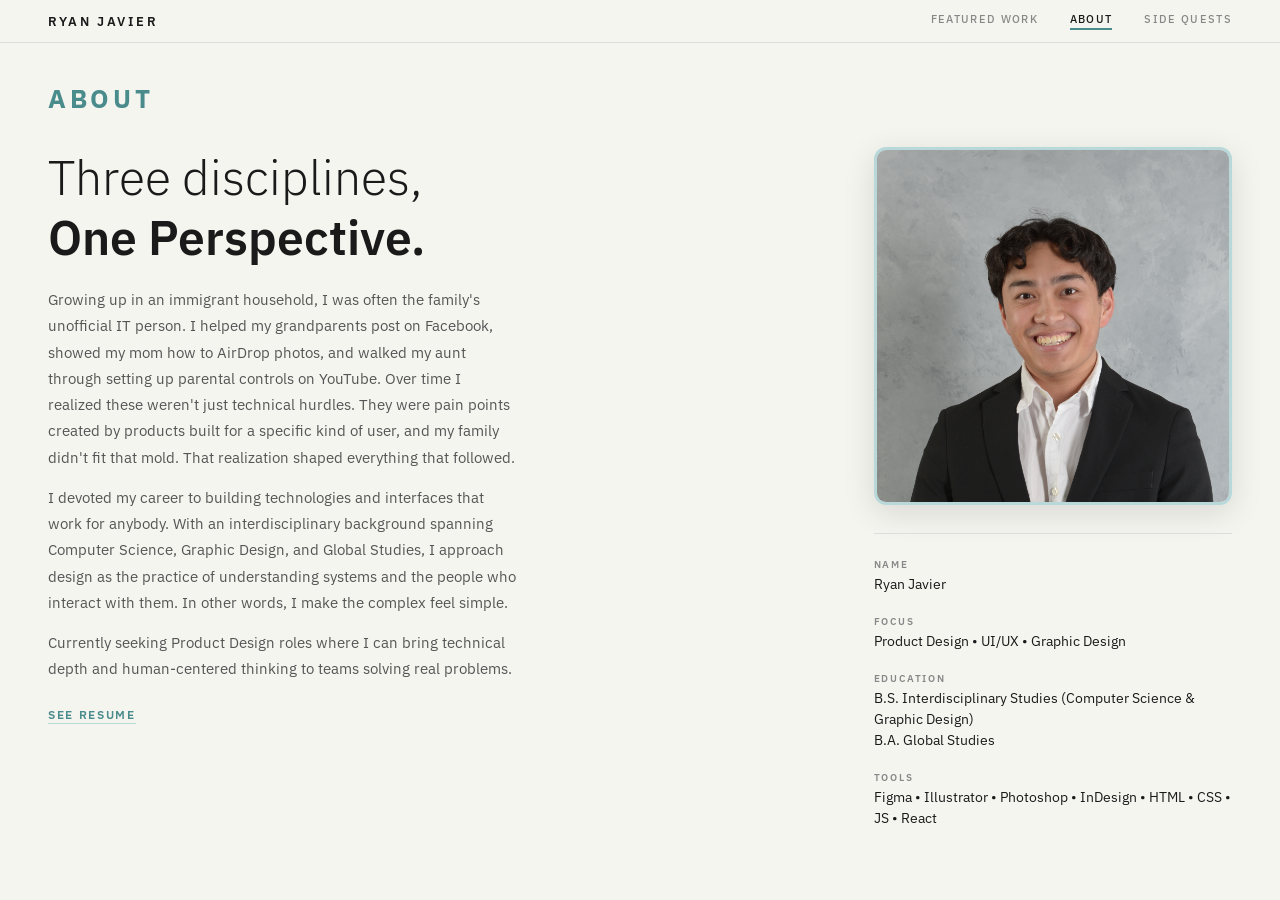
<file: about.html>
<!DOCTYPE html>
<html lang="en">
<head>
  <!-- Google tag (gtag.js) -->
  <script async src="https://www.googletagmanager.com/gtag/js?id=G-HBSS0Z2Q48"></script>
  <script>
    window.dataLayer = window.dataLayer || [];
    function gtag(){dataLayer.push(arguments);}
    gtag('js', new Date());

    gtag('config', 'G-HBSS0Z2Q48');
  </script>
  <meta charset="UTF-8" />
  <meta name="viewport" content="width=device-width, initial-scale=1.0"/>
  <title>About — Ryan Javier</title>
  <link rel="icon" type="image/x-icon" href="photos/favicon.ico" />
  <link rel="stylesheet" href="css/style.css" />
  <link rel="preconnect" href="https://fonts.googleapis.com">
  <link rel="preconnect" href="https://fonts.gstatic.com" crossorigin>
  <link href="https://fonts.googleapis.com/css2?family=IBM+Plex+Mono:wght@400;500&family=IBM+Plex+Sans:ital,wght@0,300;0,400;0,500;0,600;0,700;1,300&display=swap" rel="stylesheet">
</head>
<body class="page-body">

  <nav id="navbar" class="navbar">
    <div class="nav-inner">
      <a href="index.html" class="nav-logo">RYAN JAVIER</a>
      <button type="button" class="nav-hamburger" id="navHamburger" aria-label="Open menu" aria-expanded="false" aria-controls="navLinks">
        <span></span>
        <span></span>
        <span></span>
      </button>
      <div class="nav-links" id="navLinks">
        <a href="index.html" class="nav-link">FEATURED WORK</a>
        <a href="about.html" class="nav-link active">ABOUT</a>
        <a href="side-quests.html" class="nav-link">SIDE QUESTS</a>
      </div>
    </div>
  </nav>

  <section id="about">
    <div class="section-header teal">
      <h2>ABOUT</h2>
    </div>

    <div class="about-layout">
      <div class="about-main">
        <div class="about-blurb">
          <h3>Three disciplines,<br><strong>One Perspective.</strong></h3>
          <p>Growing up in an immigrant household, I was often the family's unofficial IT person. I helped my grandparents post on Facebook, showed my mom how to AirDrop photos, and walked my aunt through setting up parental controls on YouTube. Over time I realized these weren't just technical hurdles. They were pain points created by products built for a specific kind of user, and my family didn't fit that mold. That realization shaped everything that followed.</p>
          <p>I devoted my career to building technologies and interfaces that work for anybody. With an interdisciplinary background spanning Computer Science, Graphic Design, and Global Studies, I approach design as the practice of understanding systems and the people who interact with them. In other words, I make the complex feel simple.</p>
          <p>Currently seeking Product Design roles where I can bring technical depth and human-centered thinking to teams solving real problems.</p>
          <a class="see-resume" href="ResumeJavier.pdf" target="_blank" rel="noopener">SEE RESUME</a>
        </div>
      </div>

      <div class="about-side">
        <div class="about-portrait-wrap">
          <img src="photos/Portrait.jpg" alt="Ryan Javier" class="about-portrait" />
        </div>

        <div class="about-info-grid">
          <div class="info-row"><span class="label">NAME</span><span>Ryan Javier</span></div>
          <div class="info-row"><span class="label">FOCUS</span><span>Product Design • UI/UX • Graphic Design</span></div>
          <div class="info-row"><span class="label">EDUCATION</span><span>B.S. Interdisciplinary Studies (Computer Science & Graphic Design)<br>B.A. Global Studies</span></div>
          <div class="info-row"><span class="label">TOOLS</span><span>Figma • Illustrator • Photoshop • InDesign • HTML • CSS • JS • React</span></div>
        </div>
      </div>
    </div>
  </section>

  <script src="js/nav.js"></script>

</body>
</html>
</file>
<file: css/style.css>
/* ============================================
   RYAN JAVIER — PORTFOLIO
   IBM Plex Sans only. Transit theme.
   ============================================ */

   :root {
    --red: #ED1C24;
    --orange: #F7941D;
    --blue: #29ABE2;
    --teal: #4A8B8C;
    --teal-light: #B8D8D9;
    --teal-dark: #3a7a7b;
    --bg: #f5f5f0;
    --white: #ffffff;
    --dark: #1a1a1a;
    --mid: #555;
    --light: #888;
    --border: #ddd;
    --font: 'IBM Plex Sans', sans-serif;
    --flipboard-bg: #2a2a2a;
  }
  
  * { margin: 0; padding: 0; box-sizing: border-box; }
  html { scroll-behavior: smooth; }
  
  body {
    font-family: var(--font);
    background: var(--bg);
    color: var(--dark);
    overflow-x: hidden;
  }
  
  /* ===========================
     HERO / FLIPBOARD
  =========================== */
  #hero {
    min-height: 100vh;
    display: flex;
    flex-direction: column;
    align-items: center;
    justify-content: center;
    background: var(--bg);
    position: relative;
    overflow: visible;
  }
  
  /* Hero composition — sign centered, photos anchored to its sides */
  .hero-stage {
    display: flex;
    justify-content: center;
    align-items: center;
    width: 100%;
    padding: 24px clamp(12px, 3vw, 48px);
  }

  .hero-composition {
    position: relative;
    display: inline-flex;
    align-items: center;
    justify-content: center;
    --hero-photo-overlap: clamp(36px, 5vw, 72px);
  }

  .hero-photo {
    position: absolute;
    top: 50%;
    width: clamp(110px, 13vw, 230px);
    height: clamp(142px, 17vw, 300px);
    object-fit: cover;
    border-radius: 10px;
    box-shadow: 0 16px 48px rgba(0, 0, 0, 0.16);
    transition: transform 0.45s cubic-bezier(0.25, 0.46, 0.45, 0.94);
    border: 3px solid rgba(255, 255, 255, 0.92);
    z-index: 1;
    pointer-events: auto;
  }

  /* Inner edges tuck slightly under the sign */
  .hero-photo-1 {
    right: calc(100% - var(--hero-photo-overlap));
    transform: translateY(-50%) rotate(-11deg);
  }

  .hero-photo-2 {
    left: calc(100% - var(--hero-photo-overlap));
    transform: translateY(-50%) rotate(11deg);
  }

  .hero-photo-1:hover {
    transform: translateY(-50%) rotate(-15deg);
  }

  .hero-photo-2:hover {
    transform: translateY(-50%) rotate(15deg);
  }

  .flipboard-wrapper {
    position: relative;
    z-index: 2;
    max-width: 100%;
    display: flex;
    flex-direction: column;
    align-items: center;
    gap: 18px;
    perspective: 600px;
    perspective-origin: center center;
  }
  
  /* A flipboard panel housing a row of tiles */
  .flipboard {
    background: var(--flipboard-bg);
    padding: 12px 16px;
    border-radius: 6px;
    box-shadow: 0 8px 36px rgba(0,0,0,0.40),
                inset 0 1px 0 rgba(255,255,255,0.04);
    display: inline-flex;
    flex-direction: column;
    gap: 5px;
  }
  
  .flip-row {
    display: flex;
    gap: 5px;
    align-items: center;
  }
  
  /* ── Individual tile ── */
  .flip-tile {
    position: relative;
    width: 52px;
    height: 68px;
    background: var(--flipboard-bg);
    border-radius: 6px;
    border: 1px solid #3d3d3d;
    overflow: hidden;
    transform-style: preserve-3d;
  }
  
  /* Hinge line at center */
  .tile-hinge {
    position: absolute;
    left: 0; right: 0;
    top: 50%;
    height: 1px;
    background: rgba(0,0,0,0.7);
    z-index: 20;
    pointer-events: none;
  }
  
  /* Static top half — clips to upper 50%, shows top half of character */
  .tile-top {
    position: absolute;
    top: 0; left: 0; right: 0;
    height: 50%;
    background: #313131;
    border-radius: 6px 6px 0 0;
    overflow: hidden;
    z-index: 1;
  }
  
  /* Static bottom half — clips to lower 50%, shows bottom half of character */
  .tile-bot {
    position: absolute;
    bottom: 0; left: 0; right: 0;
    height: 50%;
    background: #282828;
    border-radius: 0 0 6px 6px;
    overflow: hidden;
    z-index: 1;
  }
  
  /*
    The key to correct half-cropping:
    Each half is 50% tall (34px for a 68px tile).
    The span is positioned absolutely so the full character is centered
    in the FULL tile height (68px), then the parent clips to its half.
  
    Top half: character anchor is at tile center (top: 50% of tile = 100% of half height).
    Bottom half: character anchored above center so its bottom half is visible.
  */
  .tile-top span,
  .flap-top span {
    font-family: var(--font);
    font-size: 30px;
    font-weight: 400;
    color: #f0f0f0;
    line-height: 68px;
    height: 68px;
    display: block;
    position: absolute;
    left: 0; right: 0;
    text-align: center;
    top: -3px;
    letter-spacing: 0.02em;
  }
  
  .tile-bot span,
  .flap-bot span {
    font-family: var(--font);
    font-size: 30px;
    font-weight: 400;
    color: #f0f0f0;
    line-height: 68px;
    height: 68px;
    display: block;
    position: absolute;
    left: 0; right: 0;
    text-align: center;
    bottom: 0;
    top: auto;
    /* push down same 3px as top half is shifted up — keeps char centered across hinge */
    transform: translateY(1px);
    letter-spacing: 0.02em;
  }
  
  /* ── Animated flaps ── */
  .flap-top {
    position: absolute;
    top: 0; left: 0; right: 0;
    height: 50%;
    background: #373737;
    border-radius: 6px 6px 0 0;
    overflow: hidden;
    transform-origin: bottom center;
    transform-style: preserve-3d;
    backface-visibility: hidden;
    z-index: 10;
  }
  
  .flap-bot {
    position: absolute;
    bottom: 0; left: 0; right: 0;
    height: 50%;
    background: #2e2e2e;
    border-radius: 0 0 6px 6px;
    overflow: hidden;
    transform-origin: top center;
    transform-style: preserve-3d;
    backface-visibility: hidden;
    transform: rotateX(90deg);
    z-index: 10;
  }
  
  @keyframes flapFoldDown {
    0%   { transform: rotateX(0deg); }
    100% { transform: rotateX(-90deg); }
  }
  
  @keyframes flapUnfoldUp {
    0%   { transform: rotateX(90deg); }
    100% { transform: rotateX(0deg); }
  }
  
  /* Space tile */
  .tile-space {
    background: transparent;
    border: none;
    width: 18px;
  }
  
  /* Tagline board — smaller tiles, gap between rows */
  .tagline-board .flip-tile {
    width: 32px;
    height: 42px;
  }
  .tagline-board .tile-top span,
  .tagline-board .flap-top span {
    font-size: 19px;
    font-weight: 400;
    line-height: 42px;
    height: 42px;
    top: -2px;
    bottom: auto;
    transform: none;
  }
  .tagline-board .tile-bot span,
  .tagline-board .flap-bot span {
    font-size: 19px;
    font-weight: 400;
    line-height: 42px;
    height: 42px;
    bottom: 0;
    top: auto;
    transform: translateY(1px);
  }
  .tagline-board .tile-space { width: 11px; }
  .tagline-board .flip-row   { gap: 4px; justify-content: center; }
  /* Gap between tagline row 1 and row 2 */
  .tagline-board { gap: 10px; }
  
  /* Departures label */
  .departures-label {
    position: absolute;
    bottom: 56px;
    text-align: center;
    color: var(--light);
    font-family: var(--font);
    font-size: 10px;
    font-weight: 500;
    letter-spacing: 0.18em;
    text-transform: uppercase;
    display: flex;
    flex-direction: column;
    align-items: center;
    gap: 8px;
  }
  
  .bounce-arrow {
    font-size: 20px;
    display: inline-block;
    color: var(--light);
    text-decoration: none;
    cursor: pointer;
  }
  .bounce-arrow:hover {
    animation: bounceDown 0.65s ease infinite;
    color: var(--teal);
  }
  @keyframes bounceDown {
    0%, 100% { transform: translateY(0); }
    40%       { transform: translateY(8px); }
    70%       { transform: translateY(-3px); }
  }
  
  /* ===========================
     NAVBAR
  =========================== */
  .navbar {
    position: fixed;
    top: 0; left: 0; right: 0;
    z-index: 100;
    background: var(--bg);
    border-bottom: 1px solid var(--border);
    transform: translateY(0);
    opacity: 1;
  }

  body.page-body {
    padding-top: 49px;
  }

  body.landing #hero {
    padding-top: 49px;
    min-height: 100vh;
    box-sizing: border-box;
  }

  .nav-inner {
    max-width: none;
    width: 100%;
    margin: 0 auto;
    padding: 12px clamp(20px, 4vw, 48px);
    display: flex;
    align-items: center;
    justify-content: space-between;
    position: relative;
  }

  .nav-logo {
    font-family: var(--font);
    font-size: 13px;
    font-weight: 600;
    letter-spacing: 0.2em;
    text-transform: uppercase;
    color: var(--dark);
    text-decoration: none;
  }
  
  .nav-links { display: flex; gap: 32px; }
  
  .nav-link {
    font-family: var(--font);
    font-size: 11px;
    font-weight: 500;
    letter-spacing: 0.12em;
    text-transform: uppercase;
    color: var(--light);
    text-decoration: none;
    padding-bottom: 2px;
    border-bottom: 2px solid transparent;
    transition: color 0.2s, border-color 0.2s;
  }
  .nav-link:hover,
  .nav-link.active { color: var(--dark); border-bottom-color: var(--teal); }

  .nav-hamburger {
    display: none;
    background: none;
    border: none;
    cursor: pointer;
    padding: 4px;
    flex-direction: column;
    gap: 5px;
    margin-left: auto;
  }

  .nav-hamburger span {
    display: block;
    width: 22px;
    height: 2px;
    background: var(--dark);
    border-radius: 2px;
    transition: transform 0.2s, opacity 0.2s;
  }

  .nav-hamburger.open span:nth-child(1) { transform: translateY(7px) rotate(45deg); }
  .nav-hamburger.open span:nth-child(2) { opacity: 0; }
  .nav-hamburger.open span:nth-child(3) { transform: translateY(-7px) rotate(-45deg); }

  @media (max-width: 640px) {
    .nav-hamburger { display: flex; }

    .nav-links {
      display: none;
      position: absolute;
      top: 100%;
      left: 0;
      right: 0;
      flex-direction: column;
      gap: 0;
      background: var(--bg);
      border-bottom: 1px solid var(--border);
      padding: 4px 0;
      z-index: 99;
      box-shadow: 0 4px 12px rgba(0, 0, 0, 0.08);
    }

    .nav-links.open { display: flex; }

    .nav-link {
      padding: 12px 24px;
      border-bottom: none;
    }
  }
  
  /* ===========================
     SECTIONS
  =========================== */
  section {
    max-width: 900px;
    margin: 0 auto;
    padding: 60px 24px;
  }
  
  .section-header {
    background: none;
    padding: 0;
    display: flex;
    align-items: center;
    margin-bottom: 36px;
  }

  .section-header h2 {
    font-family: var(--font);
    font-size: 18px;
    font-weight: 700;
    letter-spacing: 0.18em;
    text-transform: uppercase;
    color: var(--teal);
  }

  #work .section-header h2 {
    font-size: 26px;
    letter-spacing: 0.14em;
  }

  @media (min-width: 1024px) {
    #work,
    #side-quests {
      max-width: none;
      width: 100%;
      min-height: 100vh;
      padding: 72px clamp(48px, 6vw, 120px);
      display: flex;
      flex-direction: column;
      justify-content: center;
      box-sizing: border-box;
    }

    #about {
      max-width: none;
      width: 100%;
      padding: 64px clamp(48px, 6vw, 120px) 72px;
      box-sizing: border-box;
    }

    #work .project-grid,
    #side-quests .project-grid {
      gap: 48px 40px;
    }
  }

  #about .section-header h2 {
    font-size: 26px;
    letter-spacing: 0.14em;
  }
  .header-icon { font-size: 18px; }
  
  /* ===========================
     ABOUT
  =========================== */
  .about-layout {
    display: grid;
    grid-template-columns: minmax(0, 1fr) auto;
    gap: clamp(40px, 6vw, 80px);
    align-items: start;
  }

  .about-main {
    min-width: 0;
  }

  .about-side {
    display: flex;
    flex-direction: column;
    gap: 28px;
    width: clamp(260px, 28vw, 400px);
    flex-shrink: 0;
  }

  .about-portrait-wrap {
    width: 100%;
  }

  .about-portrait {
    width: 100%;
    height: auto;
    aspect-ratio: 1 / 1;
    border-radius: 12px;
    object-fit: cover;
    object-position: center 35%;
    border: 3px solid var(--teal-light);
    box-shadow: 0 8px 32px rgba(0, 0, 0, 0.12);
    display: block;
    box-sizing: border-box;
  }

  .about-info-grid {
    display: flex;
    flex-direction: column;
    gap: 20px;
    width: 100%;
    margin: 0;
    padding-top: 24px;
    border-top: 1px solid var(--border);
  }

  .about-info-grid .info-row {
    flex: none;
    width: 100%;
  }

  .about-blurb { padding: 0; }

  .about-blurb h3 {
    font-family: var(--font);
    font-size: clamp(32px, 4vw, 48px);
    font-weight: 300;
    line-height: 1.25;
    margin-bottom: 20px;
    color: var(--dark);
  }
  .about-blurb h3 strong { font-weight: 600; }

  .about-blurb p {
    font-size: 15px;
    line-height: 1.75;
    color: var(--mid);
    margin-bottom: 14px;
    max-width: 52ch;
  }

  .about-blurb p:last-of-type {
    margin-bottom: 20px;
  }
  
  .see-resume {
    font-family: var(--font);
    font-size: 12px;
    font-weight: 600;
    letter-spacing: 0.14em;
    text-transform: uppercase;
    color: var(--teal);
    text-decoration: none;
    border-bottom: 1px solid var(--teal-light);
    padding-bottom: 1px;
    transition: border-color 0.2s;
  }
  .see-resume:hover { border-color: var(--teal); }
  
  .info-row { display: flex; flex-direction: column; gap: 3px; }
  .info-row .label {
    font-family: var(--font);
    font-size: 10px;
    font-weight: 600;
    letter-spacing: 0.18em;
    text-transform: uppercase;
    color: var(--light);
  }
  .info-row span:last-child {
    font-size: 14px;
    color: var(--dark);
    line-height: 1.5;
  }
  
  /* ===========================
     PROJECT GRID (Featured Work & Side Quests)
  =========================== */
  .project-grid {
    display: grid;
    grid-template-columns: repeat(2, 1fr);
    gap: 36px 28px;
    padding-bottom: 32px;
  }

  .project-card {
    display: block;
    text-decoration: none;
    color: inherit;
    cursor: pointer;
  }

  .project-thumb {
    position: relative;
    width: 100%;
    aspect-ratio: 4 / 3;
    border-radius: 10px;
    overflow: hidden;
    background: #e0e0da;
    transition: box-shadow 0.18s ease, transform 0.18s ease;
  }

  .project-thumb img {
    width: 100%;
    height: 100%;
    object-fit: cover;
    display: block;
    transition: transform 0.25s ease;
  }

  .project-overlay {
    position: absolute;
    inset: 0;
    display: flex;
    flex-direction: column;
    align-items: flex-start;
    justify-content: flex-end;
    gap: 10px;
    padding: 18px;
    background: linear-gradient(to top, rgba(26, 26, 26, 0.72) 0%, rgba(26, 26, 26, 0.08) 55%, transparent 100%);
    opacity: 0;
    transition: opacity 0.22s ease;
  }

  .project-card:hover .project-thumb {
    box-shadow: 0 6px 24px rgba(0, 0, 0, 0.13);
    transform: translateY(-2px);
  }

  .project-card:hover .project-thumb img {
    transform: scale(1.03);
  }

  .project-card:hover .project-overlay {
    opacity: 1;
  }

  .project-title {
    font-family: var(--font);
    font-size: 18px;
    font-weight: 700;
    color: white;
    letter-spacing: 0.02em;
    line-height: 1.3;
  }

  .project-tag {
    display: inline-block;
    font-family: var(--font);
    font-size: 10px;
    font-weight: 600;
    letter-spacing: 0.1em;
    text-transform: uppercase;
    color: var(--dark);
    background: var(--bg);
    padding: 6px 14px;
    border-radius: 6px 6px 6px 2px;
    box-shadow: 0 2px 10px rgba(0, 0, 0, 0.15);
  }

  /* ===========================
     WORK — VERTICAL TRANSIT TIMELINE (legacy)
  =========================== */

  /* Timeline outer container */
  .timeline-section {
    padding: 0 0 32px;
    position: relative;
  }

  /* Background decorative subway line stops */
  .bg-stop {
    position: absolute;
    width: 28px;
    height: 28px;
    border-radius: 50%;
    background: white;
    border: 5px solid;
    box-shadow: 0 0 0 2px white;
    transform: translate(-50%, -50%);
    pointer-events: none;
    z-index: 0;
  }
  .bg-stop-blue  { border-color: rgba(41, 171, 226, 0.18); }
  .bg-stop-green { border-color: rgba(0, 166, 81, 0.18); }

  /* Decorative background subway lines (Vignelli / MTA style) */
  .timeline-bg-svg {
    position: absolute;
    inset: 0;
    width: 100%;
    height: 100%;
    pointer-events: none;
    overflow: hidden;
  }
  .timeline-bg-line {
    fill: none;
    stroke-width: 32;
    stroke-linecap: round;
    stroke-linejoin: round;
    vector-effect: non-scaling-stroke;
    opacity: 0.18;
  }
  .timeline-bg-blue  { stroke: var(--blue); }
  .timeline-bg-green { stroke: #00A651; }

  /* A group = one colored line segment + its stops */
  .timeline-group {
    position: relative;
    padding: 0 28px;
    margin-bottom: 0;
  }

  /* The vertical colored line running through each group */
  .timeline-line {
    position: absolute;
    left: 50%;
    transform: translateX(-50%);
    width: 32px;
    border-radius: 16px;
    top: 0;
    bottom: 0;
    z-index: 0;
  }
  .timeline-line.red    { background: var(--red); }
  .timeline-line.orange { background: var(--orange); }

  /* Each stop row: card | dot | card */
  .timeline-stop {
    display: grid;
    grid-template-columns: 1fr 60px 1fr;
    align-items: center;
    position: relative;
    z-index: 1;
    padding: 22px 0;
    gap: 0;
  }

  /* The center column holds the dot */
  .timeline-dot-col {
    display: flex;
    flex-direction: column;
    align-items: center;
    position: relative;
  }

  .timeline-dot {
    width: 28px;
    height: 28px;
    border-radius: 50%;
    background: white;
    border: 5px solid var(--red);
    box-shadow: 0 0 0 2px white;
    flex-shrink: 0;
    position: relative;
    z-index: 2;
    transition: transform 0.18s ease, box-shadow 0.18s ease;
  }
  .timeline-dot.orange { border-color: var(--orange); }
  .timeline-dot.construction {
    border-style: dashed;
    opacity: 0.55;
  }

  /* Left-side card */
  .timeline-card-left {
    display: flex;
    flex-direction: column;
    align-items: flex-end;
    justify-content: center;
    padding-right: 20px;
  }

  /* Right-side card */
  .timeline-card-right {
    display: flex;
    flex-direction: column;
    align-items: flex-start;
    justify-content: center;
    padding-left: 20px;
  }

  /* Empty placeholder */
  .timeline-empty { }

  /* Thumbnail image box */
  .timeline-thumb {
    width: 100%;
    max-width: 260px;
    aspect-ratio: 4 / 3;
    border-radius: 10px;
    background: #e0e0da;
    overflow: hidden;
    transition: box-shadow 0.18s ease, transform 0.18s ease;
  }

  /* Hover only when pointer is over the thumbnail or the dot */
  .timeline-stop.clickable:has(.timeline-thumb:hover) .timeline-thumb,
  .timeline-stop.clickable:has(.timeline-dot-col:hover) .timeline-thumb {
    box-shadow: 0 6px 24px rgba(0,0,0,0.13);
    transform: translateY(-2px);
  }
  .timeline-stop.clickable:has(.timeline-thumb:hover) .timeline-dot,
  .timeline-stop.clickable:has(.timeline-dot-col:hover) .timeline-dot {
    transform: scale(1.18);
    box-shadow: 0 0 0 3px rgba(237,28,36,0.18);
  }
  .timeline-stop.clickable.orange-stop:has(.timeline-thumb:hover) .timeline-dot,
  .timeline-stop.clickable.orange-stop:has(.timeline-dot-col:hover) .timeline-dot {
    box-shadow: 0 0 0 3px rgba(247,148,29,0.2);
  }
  .timeline-stop.clickable { cursor: pointer; }
  .timeline-terminus {
    display: grid;
    grid-template-columns: 1fr 60px 1fr;
    align-items: center;
    gap: 0;
    padding: 16px 0 24px;
    position: relative;
    z-index: 1;
  }
  .timeline-stop-link {
    display: block;
    text-decoration: none;
    color: inherit;
  }

  /* Project title + tag — on the text side */
  .timeline-title {
    font-family: var(--font);
    font-size: 18px;
    font-weight: 700;
    color: var(--dark);
    letter-spacing: 0.02em;
    margin-bottom: 5px;
    line-height: 1.3;
  }
  .timeline-card-left .timeline-title { text-align: right; }
  .timeline-card-right .timeline-title { text-align: left; }

  .timeline-tag {
    font-family: var(--font);
    font-size: 14px;
    color: var(--light);
    letter-spacing: 0.04em;
  }
  .timeline-card-left .timeline-tag { text-align: right; }
  .timeline-card-right .timeline-tag { text-align: left; }

  /* Under-construction label */
  .timeline-construction-label {
    font-family: var(--font);
    font-size: 12px;
    font-weight: 500;
    letter-spacing: 0.08em;
    text-transform: uppercase;
    color: var(--light);
    font-style: italic;
  }
  .timeline-card-left .timeline-construction-label { text-align: right; }
  .timeline-card-right .timeline-construction-label { text-align: left; }
  
  /* ===========================
     WORK MODAL
  =========================== */
  .modal-overlay {
    position: fixed;
    inset: 0;
    background: rgba(0,0,0,0.52);
    z-index: 200;
    display: flex;
    align-items: center;
    justify-content: center;
    opacity: 0;
    pointer-events: none;
    transition: opacity 0.25s;
    backdrop-filter: blur(4px);
  }
  .modal-overlay.open {
    opacity: 1;
    pointer-events: all;
  }
  .modal-card {
    background: var(--white);
    border-radius: 12px;
    width: 360px;
    max-width: 90vw;
    overflow: hidden;
    box-shadow: 0 24px 80px rgba(0,0,0,0.3);
    transform: translateY(18px) scale(0.97);
    transition: transform 0.25s ease;
    position: relative;
  }
  .modal-overlay.open .modal-card { transform: translateY(0) scale(1); }
  
  .modal-close {
    position: absolute;
    top: 12px; right: 12px;
    background: rgba(0,0,0,0.18);
    border: none;
    color: white;
    width: 28px; height: 28px;
    border-radius: 50%;
    font-size: 12px;
    cursor: pointer;
    z-index: 10;
    display: flex; align-items: center; justify-content: center;
    transition: background 0.2s;
    font-family: var(--font);
  }
  .modal-close:hover { background: rgba(0,0,0,0.35); }
  
  .modal-img-wrap  { width: 100%; height: 180px; overflow: hidden; }
  .modal-img-placeholder {
    width: 100%; height: 100%;
    display: flex; align-items: center; justify-content: center;
    font-family: var(--font);
    font-size: 11px;
    font-weight: 500;
    letter-spacing: 0.1em;
    text-transform: uppercase;
    color: white;
  }
  .modal-info { padding: 20px; }
  .modal-line-tag {
    font-family: var(--font);
    font-size: 8.5px;
    font-weight: 600;
    letter-spacing: 0.18em;
    text-transform: uppercase;
    margin-bottom: 6px;
  }
  .modal-info h3 {
    font-family: var(--font);
    font-size: 17px;
    font-weight: 600;
    margin-bottom: 8px;
    color: var(--dark);
  }
  .modal-desc {
    font-size: 12.5px;
    color: var(--mid);
    line-height: 1.65;
    margin-bottom: 16px;
  }
  .modal-open-btn {
    display: inline-block;
    font-family: var(--font);
    font-size: 10px;
    font-weight: 600;
    letter-spacing: 0.12em;
    text-transform: uppercase;
    color: var(--white);
    background: var(--teal);
    padding: 9px 18px;
    border-radius: 4px;
    text-decoration: none;
    transition: background 0.2s;
  }
  .modal-open-btn:hover { background: var(--teal-dark); }
  
  .tag-red    { color: var(--red); }
  .tag-orange { color: var(--orange); }
  .tag-blue   { color: var(--blue); }
  
  /* ===========================
     CONTACT
  =========================== */
  #contact {
    min-height: 50vh;
    display: flex;
    align-items: center;
    justify-content: center;
  }
  .contact-inner {
    text-align: center;
    max-width: 520px;
  }
  .end-of-line {
    font-family: var(--font);
    font-size: 9px;
    font-weight: 600;
    letter-spacing: 0.22em;
    text-transform: uppercase;
    color: var(--light);
    margin-bottom: 10px;
  }
  .contact-hero-img {
    width: 100%;
    max-width: 480px;
    height: auto;
    display: block;
    margin: 0 auto 20px;
  }
  .contact-inner h2 {
    font-family: var(--font);
    font-size: 40px;
    font-weight: 300;
    margin-bottom: 16px;
    color: var(--dark);
  }
  .contact-sub {
    font-size: 14px;
    color: var(--mid);
    line-height: 1.75;
    margin-bottom: 28px;
  }
  .contact-links {
    display: flex;
    gap: 20px;
    align-items: center;
    justify-content: center;
  }
  .contact-links a {
    font-family: var(--font);
    font-size: 12px;
    font-weight: 500;
    color: var(--mid);
    text-decoration: none;
    transition: color 0.2s;
  }
  .contact-links a:hover { color: var(--teal); }
  .contact-icon-link {
    display: inline-flex;
    align-items: center;
    justify-content: center;
    width: 44px;
    height: 44px;
    border-radius: 50%;
    border: 1.5px solid var(--border);
    color: var(--mid);
    transition: color 0.2s, border-color 0.2s;
  }
  .contact-icon-link svg {
    width: 20px;
    height: 20px;
  }
  .contact-icon-link:hover {
    color: var(--teal);
    border-color: var(--teal);
  }
  
  /* ===========================
     WORK DETAIL PAGE
  =========================== */
  .work-detail-page {
    max-width: 800px;
    margin: 0 auto;
    padding: 100px 24px 60px;
  }
  .work-detail-back {
    display: inline-flex;
    align-items: center;
    gap: 8px;
    font-family: var(--font);
    font-size: 10px;
    font-weight: 600;
    letter-spacing: 0.12em;
    text-transform: uppercase;
    color: var(--light);
    text-decoration: none;
    margin-bottom: 40px;
    transition: color 0.2s;
  }
  .work-detail-back:hover { color: var(--teal); }
  
  .work-detail-tag {
    font-family: var(--font);
    font-size: 9px;
    font-weight: 600;
    letter-spacing: 0.18em;
    text-transform: uppercase;
    margin-bottom: 12px;
  }
  .work-detail-title {
    font-family: var(--font);
    font-size: 36px;
    font-weight: 300;
    margin-bottom: 8px;
  }
  .work-detail-sub {
    font-family: var(--font);
    font-size: 11px;
    font-weight: 500;
    letter-spacing: 0.1em;
    text-transform: uppercase;
    color: var(--mid);
    margin-bottom: 32px;
  }
  .work-detail-hero {
    width: 100%;
    height: 320px;
    border-radius: 10px;
    display: flex;
    align-items: center;
    justify-content: center;
    margin-bottom: 40px;
    font-family: var(--font);
    font-size: 14px;
    font-weight: 500;
    letter-spacing: 0.1em;
    text-transform: uppercase;
  }
  .work-detail-body {
    font-size: 15px;
    line-height: 1.82;
    color: var(--mid);
  }
  .project-meta {
    display: flex;
    gap: 32px;
    margin-bottom: 40px;
    flex-wrap: wrap;
  }
  .meta-item { display: flex; flex-direction: column; gap: 4px; }
  .meta-label {
    font-family: var(--font);
    font-size: 8px;
    font-weight: 600;
    letter-spacing: 0.18em;
    text-transform: uppercase;
    color: var(--light);
  }
  .meta-value { font-size: 13px; color: var(--dark); }
  
  /* ===========================
     LED DOT-MATRIX TICKER
  =========================== */

  .led-ticker-top {
    padding-top: 24px;
  }

  .led-ticker-top + #work {
    padding-top: 0;
  }

  #about.page-body-section,
  body.page-body #about {
    max-width: none;
    width: 100%;
    padding: 32px clamp(20px, 4vw, 48px) 56px;
    box-sizing: border-box;
  }

  body.page-body #about .section-header {
    margin-bottom: 32px;
  }

  .side-quests-intro {
    padding: 0 0 28px;
    font-size: 13px;
    line-height: 1.7;
    color: var(--mid);
  }

  .led-ticker-outer {
    max-width: 900px;
    margin: 0 auto;
    padding: 0 24px;
  }

  .led-ticker-poles {
    display: flex;
    justify-content: space-between;
    padding: 0 56px;
  }

  .led-pole {
    width: 10px;
    height: 52px;
    background: linear-gradient(
      to right,
      #0a0a0a 0%,
      #3a3a3a 35%,
      #4e4e4e 50%,
      #2e2e2e 65%,
      #0a0a0a 100%
    );
    border-radius: 0 0 2px 2px;
    box-shadow: 2px 0 6px rgba(0,0,0,0.35), -1px 0 3px rgba(0,0,0,0.2);
    position: relative;
  }

  /* Mounting bracket cap at top of each pole */
  .led-pole::before {
    content: '';
    position: absolute;
    top: -5px;
    left: 50%;
    transform: translateX(-50%);
    width: 20px;
    height: 8px;
    background: linear-gradient(
      to right,
      #080808 0%,
      #2e2e2e 40%,
      #444 55%,
      #1a1a1a 100%
    );
    border-radius: 3px 3px 0 0;
    box-shadow: 0 -1px 3px rgba(0,0,0,0.35);
  }

  /* Screw-head detail on the bracket */
  .led-pole::after {
    content: '';
    position: absolute;
    top: -2px;
    left: 50%;
    transform: translateX(-50%);
    width: 6px;
    height: 6px;
    background: radial-gradient(circle at 35% 35%, #555, #111);
    border-radius: 50%;
    box-shadow: inset 0 1px 2px rgba(0,0,0,0.6);
  }

  .led-ticker-wrap {
    background: #0c0800;
    overflow: hidden;
    position: relative;
    border-radius: 10px;
    border: 1px solid #2e1c00;
    box-shadow:
      inset 0 4px 20px rgba(0,0,0,0.9),
      inset 0 -4px 20px rgba(0,0,0,0.9),
      0 2px 20px rgba(0,0,0,0.08);
    --ticker-duration: 60s;
  }

  /* Horizontal scanlines for CRT/LED panel realism */
  .led-ticker-wrap::before {
    content: '';
    position: absolute;
    inset: 0;
    background: repeating-linear-gradient(
      0deg,
      transparent 0px,
      transparent 3px,
      rgba(0,0,0,0.18) 3px,
      rgba(0,0,0,0.18) 4px
    );
    pointer-events: none;
    z-index: 2;
  }

  /* Edge vignette so text fades in/out at the sides */
  .led-ticker-wrap::after {
    content: '';
    position: absolute;
    inset: 0;
    background: linear-gradient(
      to right,
      #0c0800 0%,
      transparent 5%,
      transparent 95%,
      #0c0800 100%
    );
    pointer-events: none;
    z-index: 3;
  }

  .led-ticker-inner {
    display: flex;
    align-items: center;
    height: 88px;
    position: relative;
    z-index: 1;
  }

  .led-ticker-track {
    display: flex;
    flex-shrink: 0;
    white-space: nowrap;
    will-change: transform;
    animation: ledScroll var(--ticker-duration) linear infinite;
  }

  .led-ticker-segment {
    display: inline-block;
    padding-right: 120px;
    font-family: 'IBM Plex Mono', 'Courier New', monospace;
    font-size: 15px;
    font-weight: 500;
    letter-spacing: 0.1em;
    text-transform: uppercase;
    color: #ffa726;
    text-shadow:
      0 0 3px #ffe082,
      0 0 7px #ffb300,
      0 0 14px #ff8f00,
      0 0 28px rgba(255,111,0,0.45),
      0 0 50px rgba(255,80,0,0.15);
    animation: ledFlicker 11s ease-in-out infinite;
  }

  @keyframes ledScroll {
    from { transform: translateX(0); }
    to   { transform: translateX(-50%); }
  }

  @keyframes ledFlicker {
    0%,  88%,  100% { opacity: 1; }
    89%             { opacity: 0.82; }
    90%             { opacity: 1; }
    93%             { opacity: 0.91; }
    94%             { opacity: 1; }
    97%             { opacity: 0.86; }
    98%             { opacity: 1; }
  }

  /* ===========================
     RESPONSIVE — MOBILE
  =========================== */

  /* Hide rows that only appear on mobile */
  #flip-tagline-3 { display: none; }
  #flip-name-2    { display: none; }

  /* ── Medium screens (641px–900px): scale composition to fit viewport ── */
  @media (min-width: 641px) and (max-width: 900px) {
    .hero-composition {
      zoom: 0.72;
      --hero-photo-overlap: clamp(28px, 4vw, 48px);
    }
  }

  /* ── Large-but-tight desktops ── */
  @media (min-width: 901px) and (max-width: 1280px) {
    .hero-composition { zoom: 0.82; }
  }

  /* ── Tablet / Large phone (≤640px) ── */
  @media (max-width: 640px) {
    /* General spacing */
    section { padding: 40px 16px; }

    /* Mobile layout: widest row is "THE DESTINATION" at ~547px.
       zoom 0.88 → ~481px, comfortably inside 640px - 32px = 608px available. */
    /* Hero: photos above sign so they stay on screen */
    .hero-composition {
      display: grid;
      grid-template-columns: 1fr 1fr;
      grid-template-rows: auto auto;
      gap: 16px 28px;
      justify-items: center;
      width: 100%;
      zoom: 1;
    }

    .hero-photo {
      position: static;
      width: clamp(90px, 28vw, 120px);
      height: clamp(116px, 36vw, 155px);
    }

    .hero-photo-1 {
      grid-column: 1;
      grid-row: 1;
      transform: rotate(-8deg);
    }

    .hero-photo-2 {
      grid-column: 2;
      grid-row: 1;
      transform: rotate(8deg);
    }

    .hero-photo-1:hover {
      transform: rotate(-12deg);
    }

    .hero-photo-2:hover {
      transform: rotate(12deg);
    }

    .flipboard-wrapper {
      grid-column: 1 / -1;
      grid-row: 2;
      zoom: 0.88;
    }

    /* Show mobile-only flipboard rows */
    #flip-tagline-3 { display: flex; }
    #flip-name-2    { display: flex; }

    /* Center both name rows on mobile */
    #flipboard-name .flip-row { justify-content: center; }

    /* Navbar */
    .nav-inner { padding: 10px 16px; }

    .section-header {
      padding: 0;
      margin-bottom: 28px;
    }

    .section-header h2 {
      font-size: 16px;
    }

    #work .section-header h2,
    #about .section-header h2 {
      font-size: 20px;
      letter-spacing: 0.12em;
    }

    /* Project grid: single column on mobile */
    #work,
    #side-quests {
      max-width: none;
      width: 100%;
      padding-left: 20px;
      padding-right: 20px;
    }

    .project-grid {
      grid-template-columns: 1fr;
      gap: 16px;
      padding-bottom: 16px;
    }

    .project-title {
      font-size: 15px;
    }

    .project-tag {
      font-size: 9px;
      padding: 5px 10px;
    }

    .project-overlay {
      padding: 14px;
    }

    /* About: stack on small screens */
    body.page-body #about {
      padding: 20px 16px 40px;
      overflow-x: hidden;
    }

    body.page-body #about .section-header {
      margin-bottom: 20px;
    }

    .about-layout {
      grid-template-columns: 1fr;
      gap: 24px;
      width: 100%;
    }

    .about-main {
      order: 2;
      width: 100%;
    }

    .about-side {
      order: 1;
      width: 100%;
      max-width: none;
      margin: 0;
      gap: 20px;
    }

    .about-portrait {
      width: 100%;
      max-width: 100%;
      box-sizing: border-box;
    }

    .about-info-grid {
      gap: 16px;
      padding-top: 16px;
    }

    .about-info-grid .info-row span:last-child {
      font-size: 13px;
      line-height: 1.55;
    }

    .about-blurb h3 {
      font-size: clamp(24px, 7vw, 28px);
      margin-bottom: 14px;
      line-height: 1.2;
    }

    .about-blurb p {
      max-width: none;
      font-size: 14px;
      line-height: 1.7;
      margin-bottom: 12px;
    }

    .about-blurb p:last-of-type {
      margin-bottom: 16px;
    }

    /* Work: hide purely decorative bg lines / ghost stops */
    .timeline-bg-svg,
    .bg-stop { display: none; }

    /* Timeline group padding */
    .timeline-group  { padding: 0 16px; }
    #orange-line-group { margin-top: 40px !important; }

    /* Shift the colored line to the left rail (dot center = 16px padding + 24px = 40px) */
    .timeline-line {
      left: 40px;
      transform: translateX(-50%);
      width: 8px;
    }

    /* Convert 3-col (card | dot | card) → 2-col (dot | card) */
    .timeline-stop,
    .timeline-terminus {
      grid-template-columns: 48px 1fr;
      padding: 24px 0;
      row-gap: 12px;
    }

    /* Dot column: left rail, spans all content rows */
    .timeline-dot-col {
      grid-column: 1;
      grid-row: 1 / -1;
      justify-content: flex-start;
      padding-top: 2px;
    }

    /* Left card → top content slot by default */
    .timeline-card-left {
      grid-column: 2;
      grid-row: 1;
      align-items: flex-start;
      padding-right: 0;
      padding-left: 16px;
    }

    /* Right card → bottom content slot by default */
    .timeline-card-right {
      grid-column: 2;
      grid-row: 2;
      padding-left: 16px;
      padding-right: 0;
    }

    /* Title always above thumbnail:
       When the LEFT card holds a real image, swap rows so the right card
       (which holds the title) moves to row 1 and the image drops to row 2. */
    .timeline-card-left:has(.timeline-thumb:not(:empty)) { grid-row: 2; }
    .timeline-stop:has(.timeline-card-left .timeline-thumb:not(:empty)) .timeline-card-right { grid-row: 1; }

    /* Force terminus label into row 1 alongside the dot */
    .timeline-terminus .timeline-card-right { grid-row: 1; }

    /* Force left alignment on cards that were right-aligned */
    .timeline-card-left .timeline-title,
    .timeline-card-left .timeline-tag,
    .timeline-card-left .timeline-construction-label { text-align: left; }

    /* Thumbnails: stretch to fill the right column */
    .timeline-thumb { max-width: 100%; }

    /* Hide empty grey placeholder thumbs (no children) */
    .timeline-thumb:empty { display: none; }

    /* Contact */
    .contact-hero-img { max-width: 100%; }
    .contact-links { flex-direction: column; gap: 12px; }
  }

  /* Ticker: smaller text on mobile */
  @media (max-width: 640px) {
    .led-ticker-inner { height: 72px; }
    .led-ticker-segment { font-size: 13px; padding-right: 80px; }
    .led-ticker-poles { padding: 0 36px; }
    .led-pole { height: 40px; }
  }

  /* ── Phone (≤480px) ── */
  @media (max-width: 480px) {
    /* New mobile layout widest row is ~547px.
       zoom 0.80 → ~438px, fits inside 480px - 32px = 448px available. */
    .flipboard-wrapper { zoom: 0.80; }

    body.page-body #about {
      padding: 16px 16px 32px;
    }

    body.page-body #about .section-header {
      margin-bottom: 16px;
    }

    .about-layout {
      gap: 20px;
    }

    .about-side {
      gap: 16px;
    }

    .about-blurb h3 {
      font-size: 22px;
    }

    .about-blurb p {
      font-size: 13px;
    }

    .about-info-grid {
      gap: 14px;
      padding-top: 14px;
    }
  }

  /* ── Small phone (≤390px) ── */
  @media (max-width: 390px) {
    /* zoom 0.65 → ~356px, fits inside 390px - 32px = 358px available. */
    .flipboard-wrapper { zoom: 0.65; }
    .nav-logo { font-size: 11px; }
  }
</file>
